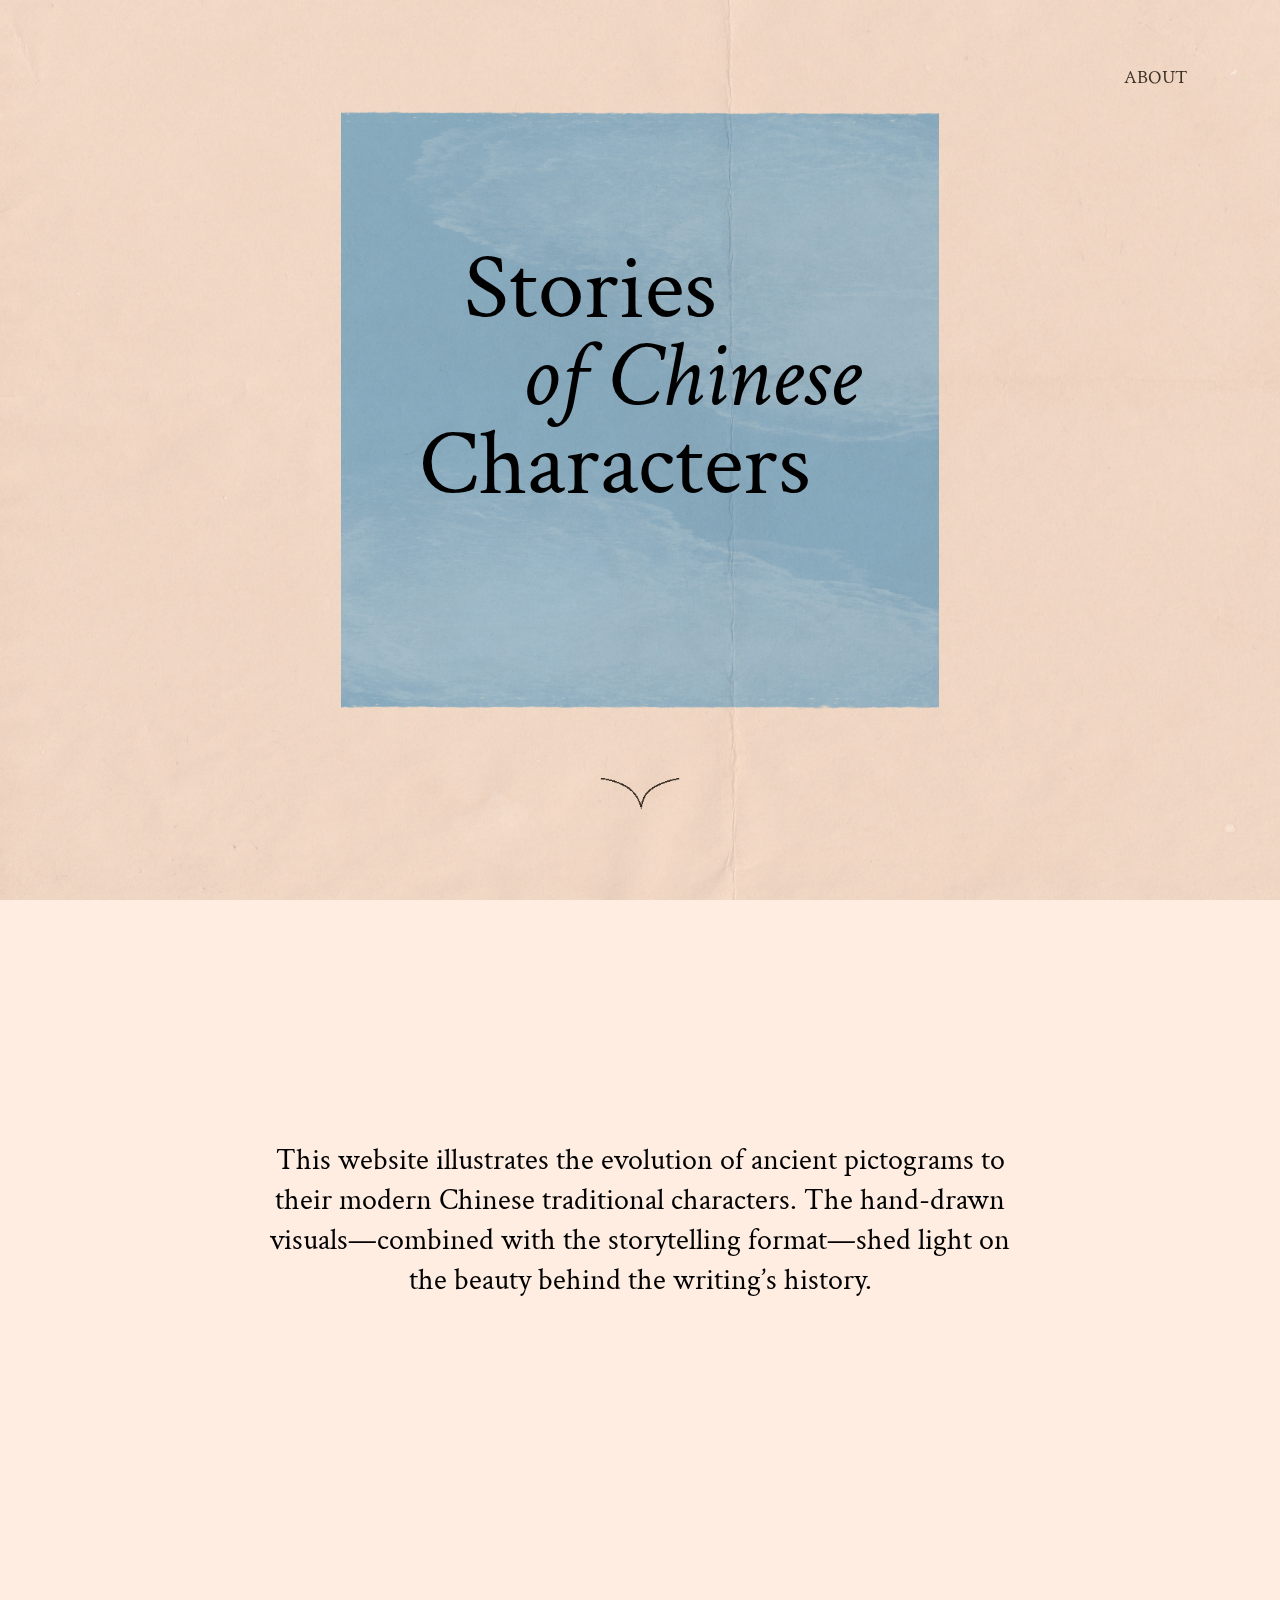
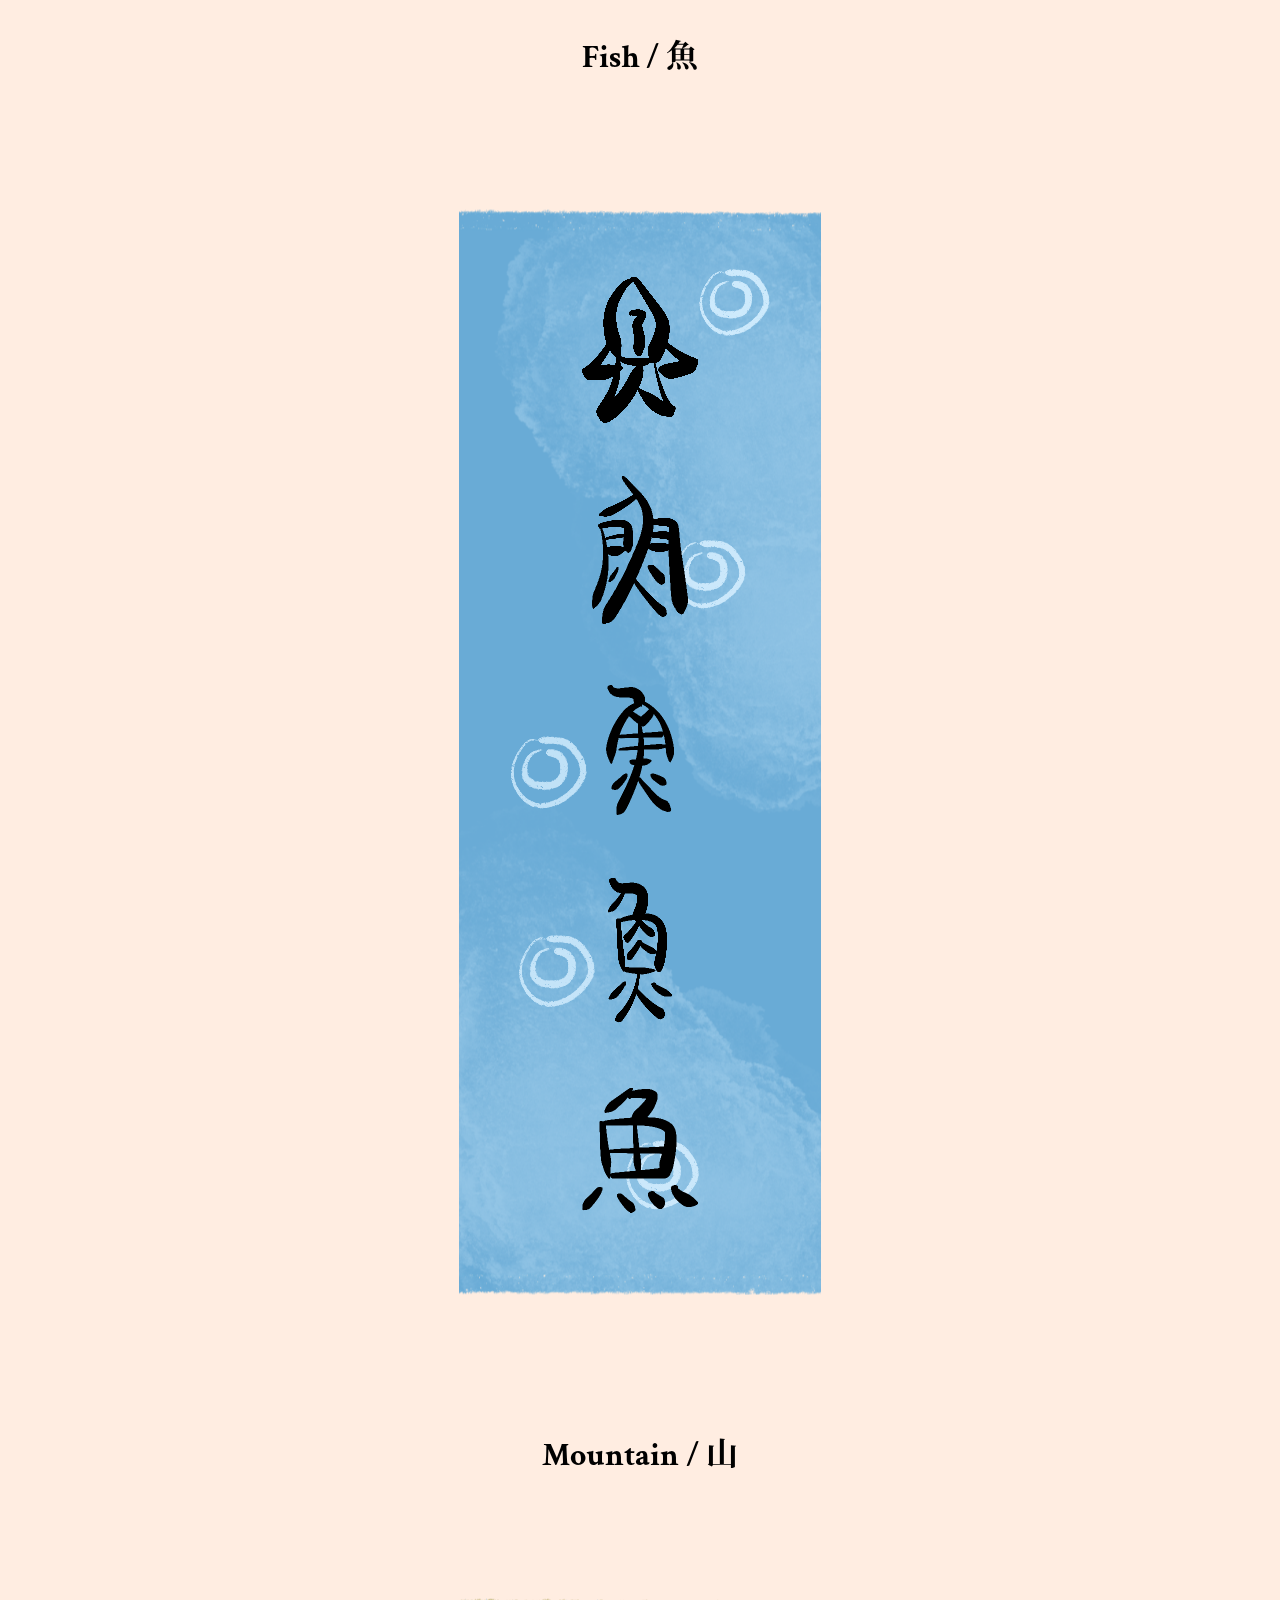
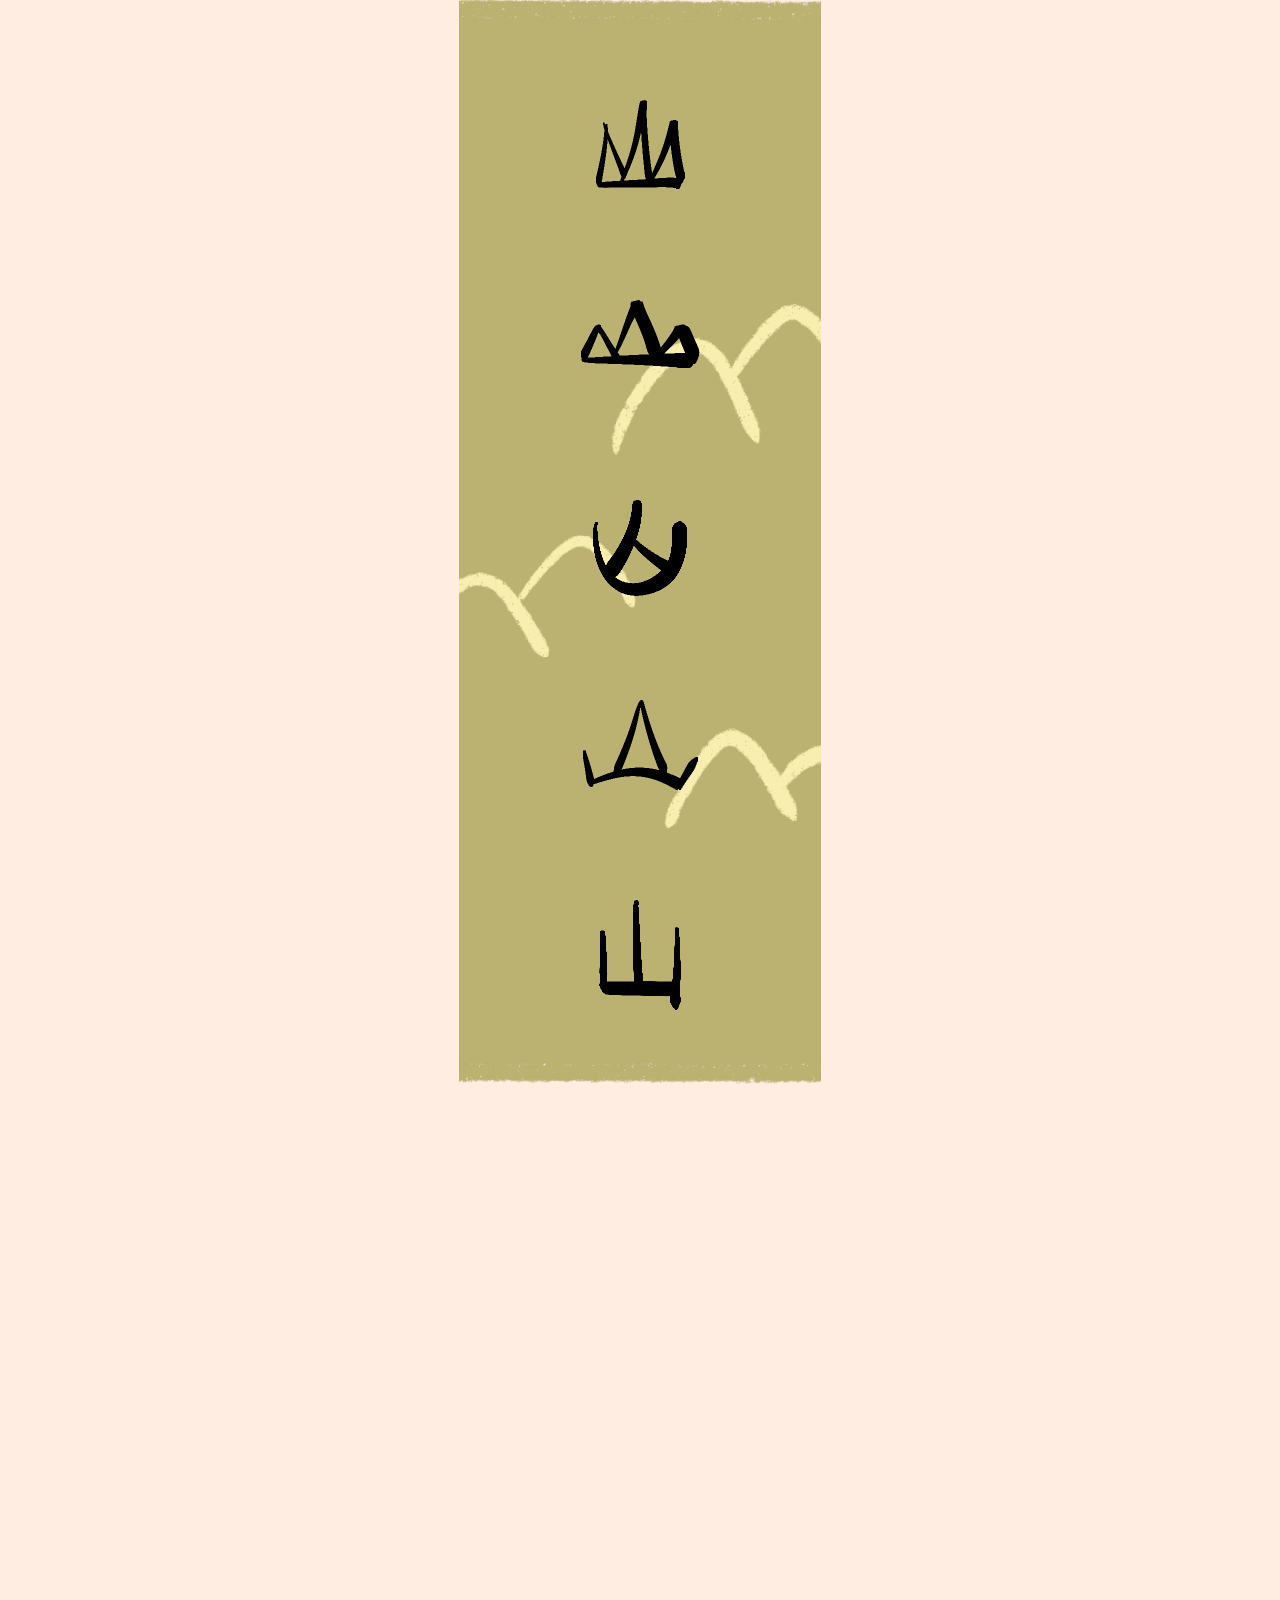
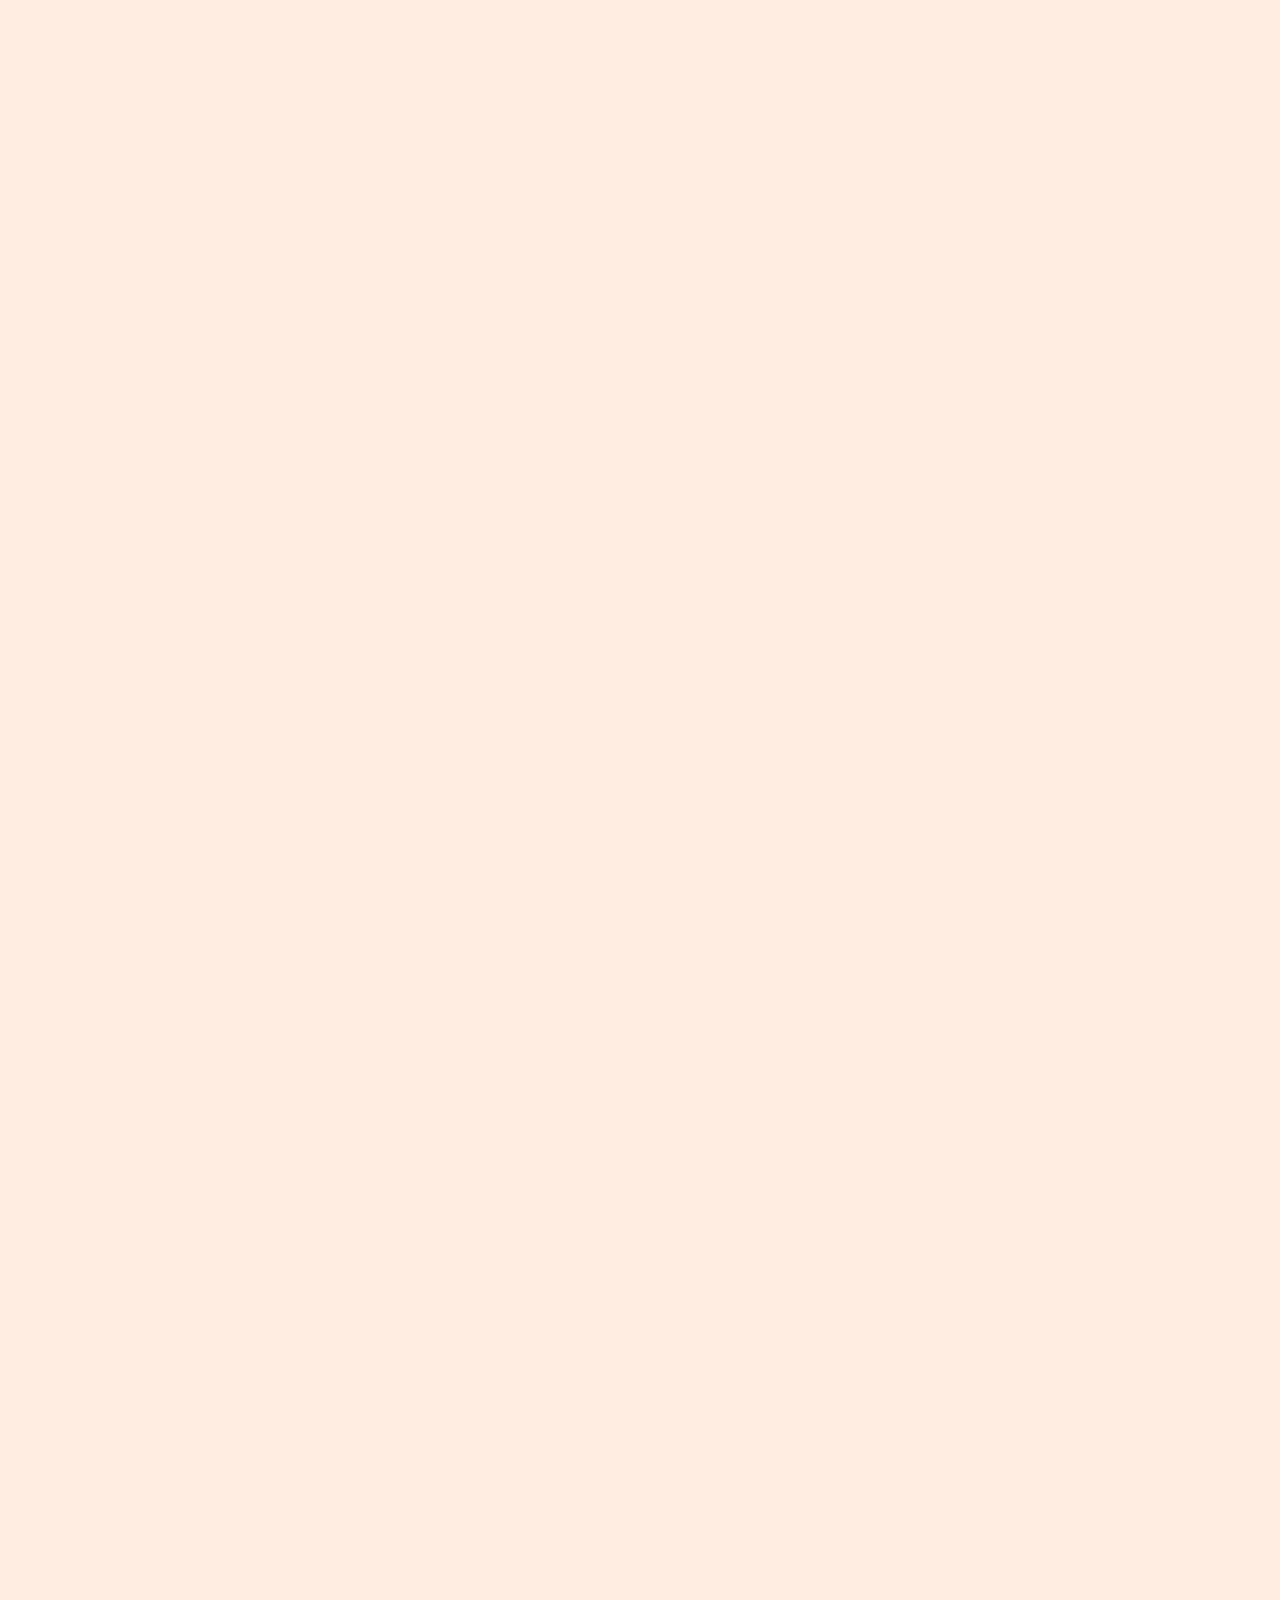
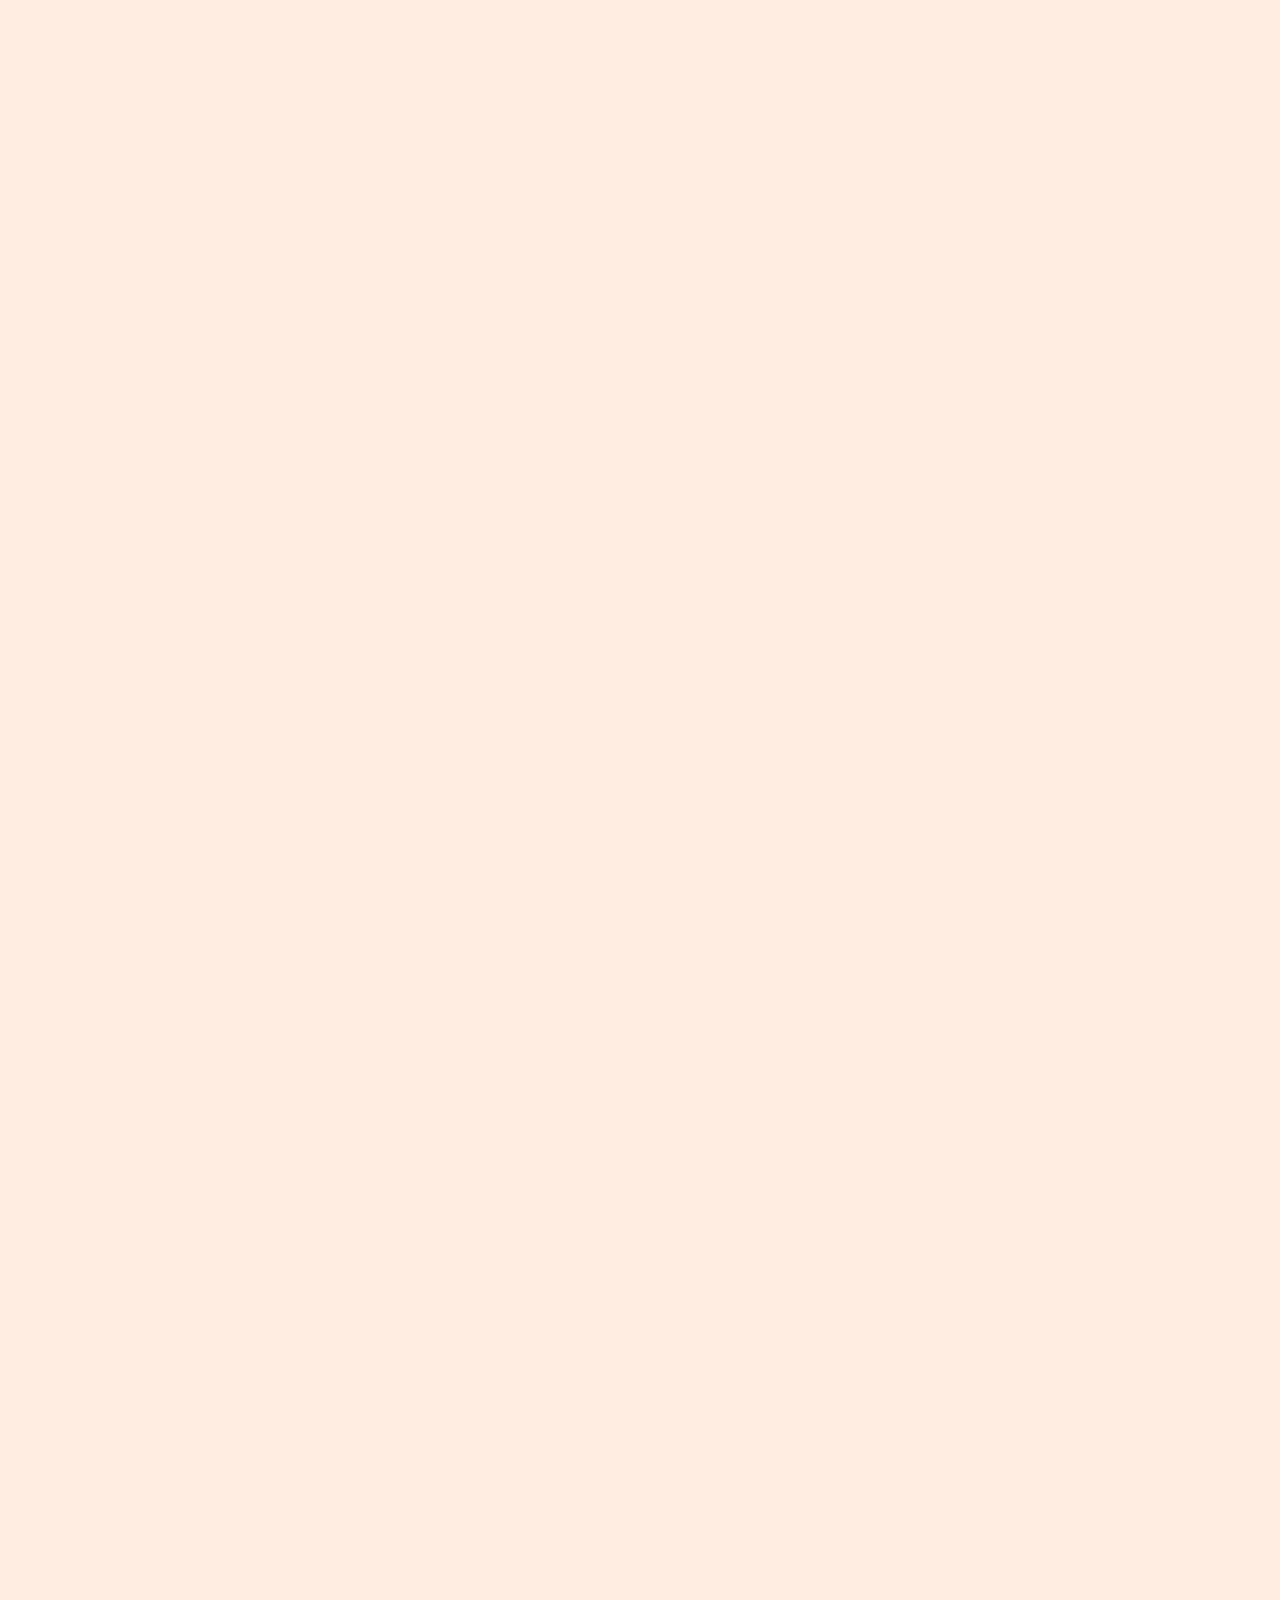
<file: index.html>
<!DOCTYPE html>
<html>
  <head>
    <meta charset="utf-8" />
    <meta
      name="viewport"
      width="device-width,"
      initial-scale="1.0,"
      maximum-scale="1.0,"
      user-scalable="0"
    />

    <title>Stories of Chinese Characters | Sharon Ku</title>

    <!-- CSS stylesheets -->
    <link rel="stylesheet" type="text/css" href="css/style.css" />

    <!-- Library scripts -->
    <script src="js/libraries/p5.min.js"></script>
    <script src="js/libraries/p5.sound.min.js"></script>
    <script src="https://ajax.googleapis.com/ajax/libs/jquery/3.4.1/jquery.min.js"></script>
  </head>

  <body>
    <!-- Top navigation bar -->
    <nav id="top-navigation-bar">
      <a href="about.html" id="nav-about">About</a>
    </nav>

    <!-- Flying items -->
    <section id="title-pedals">
      <figure class="title-figure-pedals"></figure>
    </section>

    <!-- Crinkled paper texture overlaid on everything -->
    <figure id="crinkled-paper">
      <img src="assets/images/paper-texture.png" alt="crinkled paper texture" />
    </figure>

    <!-- Main juicy content -->
    <div id="content-wrapper">
      <!-- Hero/title section -->
      <section id="hero">
        <h1 id="title">
          <section class="title-line">
            <span id="title-stories">Stories</span>
          </section>

          <section class="title-line">
            <span id="title-of-chinese"><em>of</em> Chinese</span>
          </section>

          <section class="title-line">
            <span id="title-characters">Characters</span>
          </section>
        </h1>
        <!-- <section id="title-image">
          <img src="assets/images/english-title.png" alt="English title" />
        </section> -->

        <img
          id="bird-arrow"
          src="assets/images/bird-fly-normal.gif"
          alt="bird arrow"
        />
      </section>

      <!-- Introduction -->
      <section id="introduction">
        <p>
          This website illustrates the evolution of ancient pictograms to their
          modern Chinese traditional characters. The hand-drawn visuals—combined
          with the storytelling format—shed light on the beauty behind the
          writing’s history.
        </p>
      </section>

      <!-- Characters -->
      <h1 id="fish-heading" class="character-heading">
        Fish / <span class="chinese">魚</span>
      </h1>

      <div class="character-spacing"></div>

      <h1 id="mountain-heading" class="character-heading">
        Mountain / <span class="chinese">山</span>
      </h1>
    </div>

    <!-- My scripts -->
    <script src="js/domScript.js"></script>

    <script src="js/TitleCircle.js"></script>
    <script src="js/Dust.js"></script>
    <script src="js/Puddle.js"></script>
    <script src="js/FishCharacter.js"></script>
    <script src="js/MountainCharacter.js"></script>
    <script src="js/script.js"></script>
  </body>
</html>
</file>
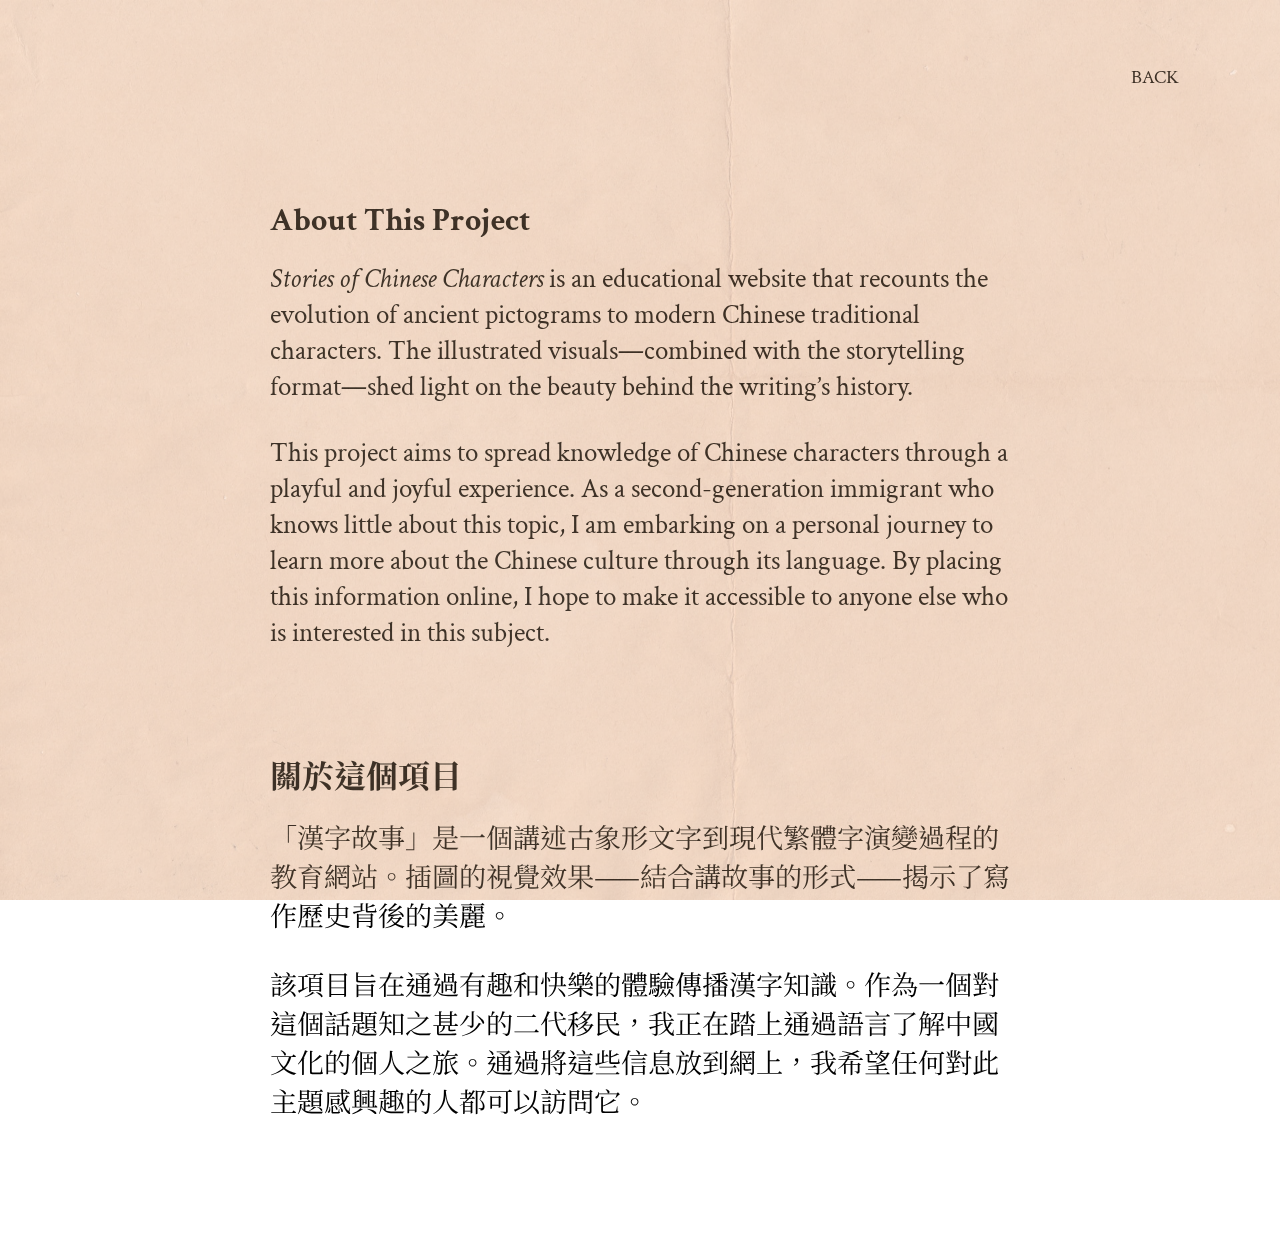
<file: about.html>
<!DOCTYPE html>
<html>
  <head>
    <meta charset="utf-8" />
    <meta
      name="viewport"
      width="device-width,"
      initial-scale="1.0,"
      maximum-scale="1.0,"
      user-scalable="0"
    />

    <title>Stories of Chinese Characters | Sharon Ku</title>

    <!-- CSS stylesheets -->
    <link rel="stylesheet" type="text/css" href="css/style.css" />

    <!-- Library scripts -->
    <script src="js/libraries/p5.min.js"></script>
    <script src="js/libraries/p5.sound.min.js"></script>
    <script src="https://ajax.googleapis.com/ajax/libs/jquery/3.4.1/jquery.min.js"></script>
  </head>

  <body id="about-body">
    <!-- Top navigation bar -->
    <nav id="top-navigation-bar">
      <a href="index.html" id="nav-about">Back</a>
    </nav>

    <!-- Beige bg behind everything -->
    <div id="background-color"></div>

    <!-- Crinkled paper texture overlaid on everything -->
    <figure id="crinkled-paper">
      <img src="assets/images/paper-texture.png" alt="crinkled paper texture" />
    </figure>

    <!-- Main juicy content -->
    <div id="content-wrapper">
      <!-- Add extra spacing -->
      <div id="about-spacing"></div>

      <!-- IN ENGLISH -->
      <h1 id="about-heading">
        About This Project
      </h1>

      <section id="about-description">
        <p>
          <em>Stories of Chinese Characters</em> is an educational website that
          recounts the evolution of ancient pictograms to modern Chinese
          traditional characters. The illustrated visuals—combined with the
          storytelling format—shed light on the beauty behind the writing’s
          history.
        </p>

        <p>
          This project aims to spread knowledge of Chinese characters through a
          playful and joyful experience. As a second-generation immigrant who
          knows little about this topic, I am embarking on a personal journey to
          learn more about the Chinese culture through its language. By placing
          this information online, I hope to make it accessible to anyone else
          who is interested in this subject.
        </p>
      </section>

      <!-- IN CHINESE -->
      <h1 id="about-heading" class="chinese">
        關於這個項目
      </h1>

      <section id="about-description" class="chinese">
        <p>
          「漢字故事」是一個講述古象形文字到現代繁體字演變過程的教育網站。插圖的視覺效果——結合講故事的形式——揭示了寫作歷史背後的美麗。
        </p>

        <p>
          該項目旨在通過有趣和快樂的體驗傳播漢字知識。作為一個對這個話題知之甚少的二代移民，我正在踏上通過語言了解中國文化的個人之旅。通過將這些信息放到網上，我希望任何對此主題感興趣的人都可以訪問它。
        </p>
      </section>

      <!-- Add extra spacing -->
      <div id="about-spacing"></div>
    </div>

    <!-- My scripts -->
    <!-- <script src="js/domScript.js"></script>

    <script src="js/TitleCircle.js"></script>
    <script src="js/Dust.js"></script>
    <script src="js/Puddle.js"></script>
    <script src="js/FishCharacter.js"></script>
    <script src="js/script.js"></script> -->
  </body>
</html>
</file>
<file: css/style.css>
/*********************************************

CSS styles

**********************************************/

/* Crimson Text font */
@import url("https://fonts.googleapis.com/css2?family=Crimson+Text:ital,wght@0,400;0,600;0,700;1,400;1,600;1,700&display=swap");

/* Noto Serif Hong Kong */
@import url("https://fonts.googleapis.com/css2?family=Noto+Serif+HK&display=swap");

:root {
  --beige: #ffede1;
}

* {
  margin: 0;
  padding: 0;
  box-sizing: border-box;
}

/* Beige color behind About page */
#background-color {
  position: fixed;

  width: 100%;
  height: 100vh;
  z-index: -5;
  background: var(--beige);
}

body {
  /* background: var(--beige); */
  height: 3000px;
  font-family: "Crimson Text", serif;
}

/* Center all content in middle of page */
#content-wrapper {
  /* background: red; */
  max-width: 800px;
  margin: 0 auto;
  padding: 0 30px;
}

/**********************
Canvas
***********************/
canvas {
  /* background: red; */
  width: 100%;
  height: 100vh;
  position: absolute;
  top: 0;
  z-index: -1;
}

/**********************
Crinkled paper
***********************/
figure#crinkled-paper {
  /* background: red; */
  position: fixed;
  pointer-events: none;
  z-index: 1;

  width: 100%;
  height: 100vh;
}

#crinkled-paper img {
  width: 100%;
  height: 100%;
}

/**********************
Nav section
***********************/

nav {
  display: flex;
  width: 100%;
  background: green;
}

#nav-about {
  position: absolute;
  right: 0px;
  margin: 50px;
  padding: 15px 10px;
  /* background: red; */

  text-transform: uppercase;
  text-decoration: none;
  color: black;
  text-align: center;
  font-size: 1.2rem;

  transition: all 0.51s;

  height: 80px;
  width: 150px;
}

#nav-about:hover {
  font-size: 1.7rem;
}

/**********************
Hero section
***********************/

#hero {
  /* background: green; */
  height: 80vh;
  display: flex;
  justify-content: center;
  align-items: center;

  flex-flow: column;

  margin-top: 20px;
}

#title {
  /* background: orange; */

  text-align: center;
  height: 250px;
  width: 500px;
  z-index: 1;

  font-size: 5.8rem;
  font-weight: 500;
  line-height: 5.2rem;

  animation-name: blur-effect;
  animation-duration: 10s;
  animation-iteration-count: 1;

  display: flex;
  flex-flow: column;
  justify-content: center;

  /*font-family: "Noto Serif HK", serif; */

  /* filter: blur(4px); */
}

#title:hover {
  cursor: pointer;
}

.chinese {
  font-family: "Noto Serif HK", serif;
}

@keyframes blur-effect {
  0% {
    color: transparent;
    text-shadow: 0 0 5px rgba(0, 0, 0, 0.5);
  }
  50% {
    color: transparent;
    text-shadow: 0 0 1px rgba(0, 0, 0, 0.7);
  }
  100% {
    color: transparent;
    text-shadow: 0 0 0px rgba(0, 0, 0, 1);
  }
}

.title-line {
  /* background: red; */
  padding-bottom: 5px;
}

#title-stories {
  margin-right: 100px;
}

#title-of-chinese {
  font-style: italic;
  margin-left: 100px;
  /* background: cornflowerblue; */
}

#title-characters {
  margin-right: 50px;
}

#bird-arrow {
  width: 80px;
  text-align: center;
  /* margin-top: 100px; */

  position: absolute;
  bottom: 10vh;
}

/**********************
Introduction section
***********************/

#introduction p {
  font-size: 1.9rem;
  text-align: center;

  margin-top: 400px;
  margin-bottom: 330px;

  /* padding: 0 30px; */
  /* background: red; */
}

/**********************
Flying petals
***********************/

/* Title */
#title-pedals {
  /* center it */
  display: flex;
  flex-flow: column;
  width: 100%;
  height: 100vh;
  justify-content: center;
  align-items: center;
  /* opacity: 0; */

  overflow: hidden;
  position: absolute;

  pointer-events: none;
}

.title-figure-pedals {
  position: fixed;

  z-index: 99;
  width: 100%;
  height: 100vh;
}

.petal-image {
  position: fixed;
  top: 0px;
  left: 0px;
}

.title-figure-pedals img {
  width: auto;
  height: auto;
}

@keyframes petal-fly {
  0% {
    /* transform: scale(0.8); */
    transform: translate(0px, 0px);
    /* filter: blur(0px); */
  }

  100% {
    /* transform: scale(0.8); */
    transform: translate(-8000px, 700px);
    /* filter: blur(4px); */
    /* transform: translate(calc(-10% + 0px), 100px); */
  }
}

/**********************
Characters
***********************/
.character-heading {
  text-align: center;
  width: 100%;
  /* font-style: italic; */
  /* text-transform: uppercase; */
  /* letter-spacing: 2px; */
}

.character-spacing {
  height: 1350px;
}

/**********************
About page
***********************/

#about-body {
  height: auto;
}

#about-spacing {
  height: 100px;
}

#about-heading {
  margin-top: 100px;
  margin-bottom: 20px;
}

#about-description p {
  font-size: 1.7rem;
  margin-bottom: 30px;
}
</file>
